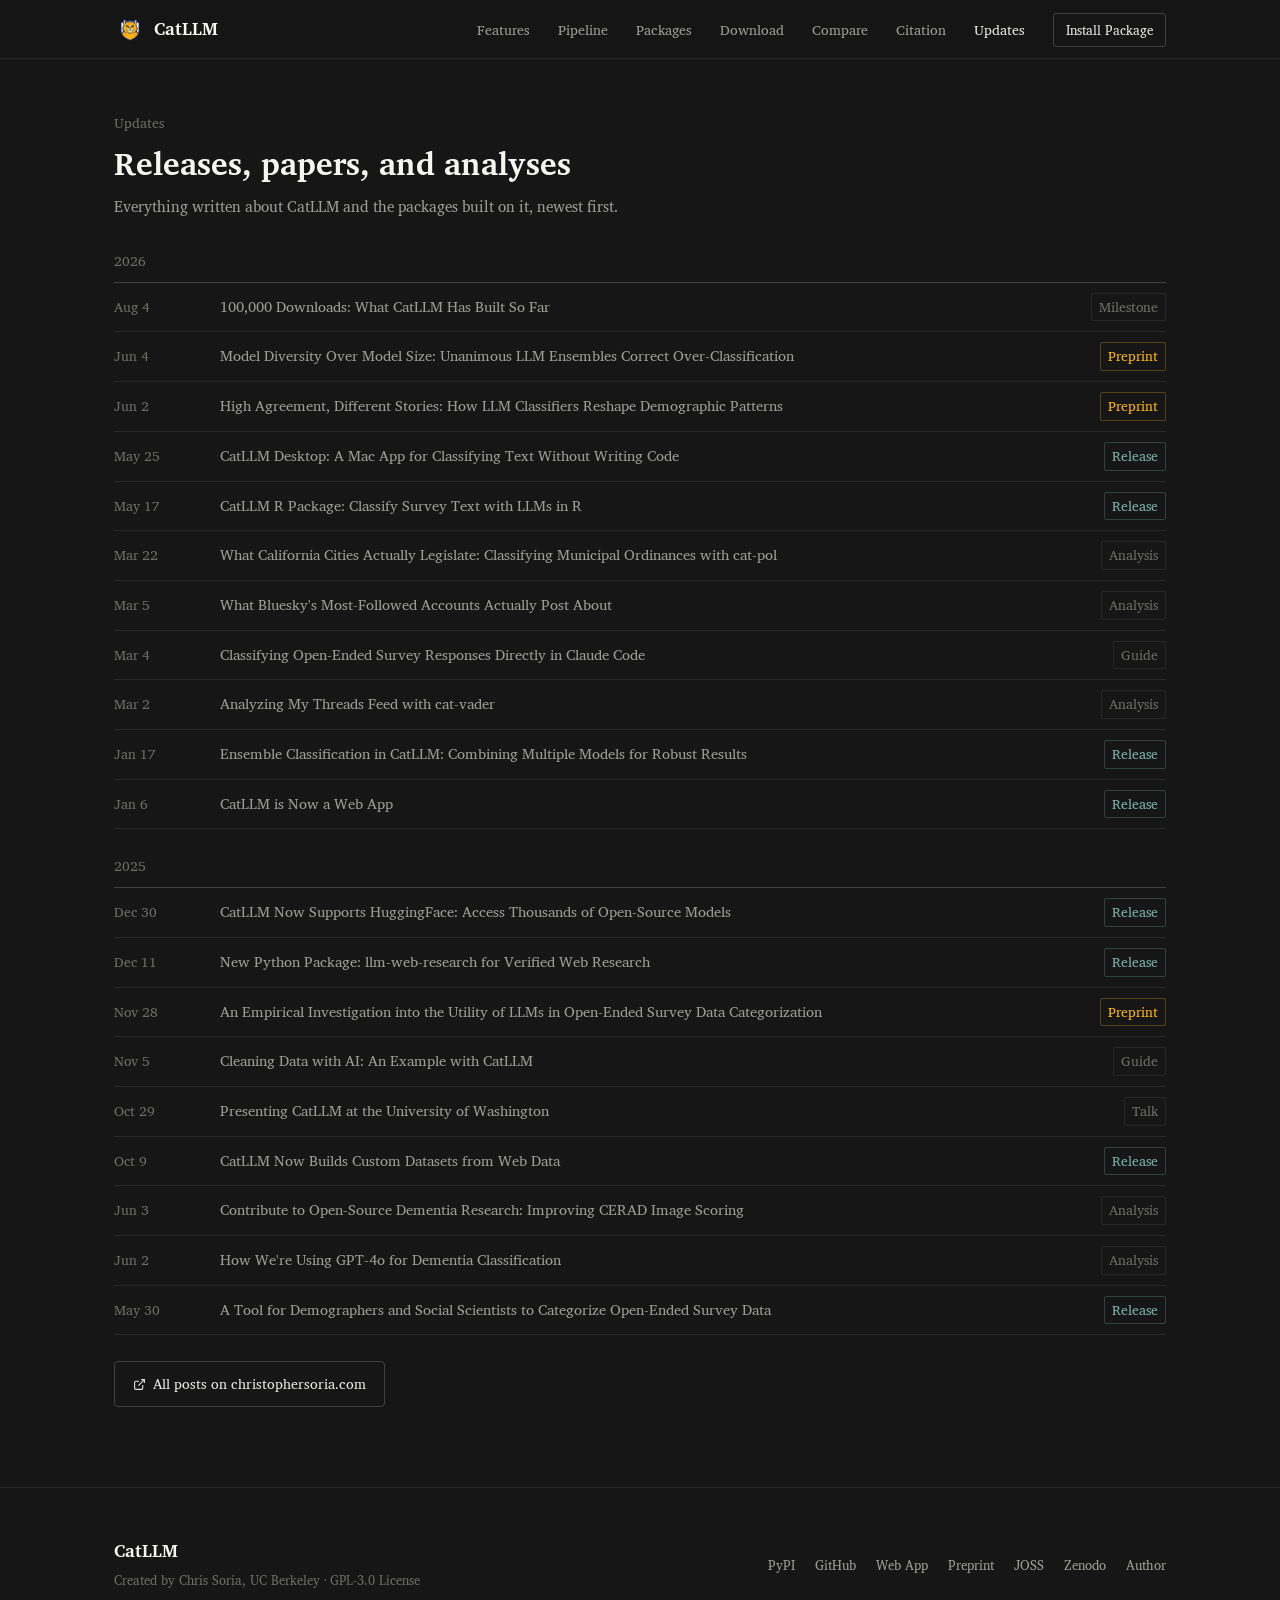
<file: updates.html>
<!DOCTYPE html>
<html lang="en">
<head>
  <meta charset="UTF-8" />
  <meta name="viewport" content="width=device-width, initial-scale=1.0" />
  <title>Updates &mdash; CatLLM</title>
  <meta name="description" content="Releases, preprints, guides, and analyses written about CatLLM and the packages built on it." />
  <link rel="canonical" href="https://catllm.com/updates.html" />
  <meta name="robots" content="index, follow, max-image-preview:large" />
  <meta name="author" content="Chris Soria" />
  <meta name="theme-color" content="#161616" />

  <meta property="og:type" content="website" />
  <meta property="og:site_name" content="CatLLM" />
  <meta property="og:title" content="Updates &mdash; CatLLM" />
  <meta property="og:description" content="Releases, preprints, guides, and analyses written about CatLLM and the packages built on it." />
  <meta property="og:url" content="https://catllm.com/updates.html" />
  <meta property="og:image" content="https://catllm.com/assets/desktop-screenshot.png" />
  <meta property="og:locale" content="en_US" />

  <meta name="twitter:card" content="summary_large_image" />
  <meta name="twitter:title" content="Updates &mdash; CatLLM" />
  <meta name="twitter:description" content="Releases, preprints, guides, and analyses written about CatLLM and the packages built on it." />
  <meta name="twitter:image" content="https://catllm.com/assets/desktop-screenshot.png" />

  <link rel="icon" type="image/png" href="/assets/favicon.png" />
  <link rel="preconnect" href="https://fonts.googleapis.com" />
  <link rel="preconnect" href="https://fonts.gstatic.com" crossorigin />
  <link href="https://fonts.googleapis.com/css2?family=Charis+SIL:ital,wght@0,400;0,700;1,400;1,700&family=IBM+Plex+Mono:ital,wght@0,400;1,400&display=swap" rel="stylesheet" />
  <link rel="stylesheet" href="/assets/styles.css" />
</head>
<body>

<nav>
  <div class="nav-inner">
    <a href="/" class="nav-logo">
      <img src="/assets/catllm-mark.png" alt="CatLLM" class="nav-logo-mark" />
      CatLLM
    </a>
    <ul class="nav-links">
      <li><a href="/#features">Features</a></li>
      <li><a href="/#pipeline">Pipeline</a></li>
      <li><a href="/#packages">Packages</a></li>
      <li><a href="/#download">Download</a></li>
      <li><a href="/#compare">Compare</a></li>
      <li><a href="/#research">Citation</a></li>
      <li><a href="/updates.html" class="is-current">Updates</a></li>
      <li><a href="https://pypi.org/project/cat-llm/" target="_blank" class="nav-cta" data-install-link data-url-python="https://pypi.org/project/cat-llm/" data-url-r="https://chrissoria.r-universe.dev/cat.llm">Install Package</a></li>
    </ul>
  </div>
</nav>

<!-- Updates -->
<section class="updates is-page" id="updates">
  <div class="container">
    <div class="updates-header reveal">
      <div class="section-label">Updates</div>
      <h2 class="section-title">Releases, papers, and analyses</h2>
      <p class="section-desc">
        Everything written about CatLLM and the packages built on it, newest first.
      </p>
    </div>

    <div class="reveal">
      <div class="updates-year">2026</div>
      <ul class="updates-list">
        <li class="update-item">
          <span class="update-date">Aug 4</span>
          <a class="update-title" href="https://christophersoria.com/posts/2026/08/catllm-100k-downloads/" target="_blank">100,000 Downloads: What CatLLM Has Built So Far</a>
          <span class="update-tag">Milestone</span>
        </li>
        <li class="update-item">
          <span class="update-date">Jun 4</span>
          <a class="update-title" href="https://christophersoria.com/posts/2026/06/llm-ensembles-survey-coding-preprint/" target="_blank">Model Diversity Over Model Size: Unanimous LLM Ensembles Correct Over-Classification</a>
          <span class="update-tag is-preprint">Preprint</span>
        </li>
        <li class="update-item">
          <span class="update-date">Jun 2</span>
          <a class="update-title" href="https://christophersoria.com/posts/2026/06/llm-classifiers-demographic-patterns-preprint/" target="_blank">High Agreement, Different Stories: How LLM Classifiers Reshape Demographic Patterns</a>
          <span class="update-tag is-preprint">Preprint</span>
        </li>
        <li class="update-item">
          <span class="update-date">May 25</span>
          <a class="update-title" href="https://christophersoria.com/posts/2026/05/catllm-mac-desktop-app/" target="_blank">CatLLM Desktop: A Mac App for Classifying Text Without Writing Code</a>
          <span class="update-tag is-release">Release</span>
        </li>
        <li class="update-item">
          <span class="update-date">May 17</span>
          <a class="update-title" href="https://christophersoria.com/posts/2026/05/cat-llm-r-packages/" target="_blank">CatLLM R Package: Classify Survey Text with LLMs in R</a>
          <span class="update-tag is-release">Release</span>
        </li>
        <li class="update-item">
          <span class="update-date">Mar 22</span>
          <a class="update-title" href="https://christophersoria.com/posts/2026/03/catpol-ordinance-analysis/" target="_blank">What California Cities Actually Legislate: Classifying Municipal Ordinances with cat-pol</a>
          <span class="update-tag">Analysis</span>
        </li>
        <li class="update-item">
          <span class="update-date">Mar 5</span>
          <a class="update-title" href="https://christophersoria.com/posts/2026/03/catvader-bluesky-analysis/" target="_blank">What Bluesky's Most-Followed Accounts Actually Post About</a>
          <span class="update-tag">Analysis</span>
        </li>
        <li class="update-item">
          <span class="update-date">Mar 4</span>
          <a class="update-title" href="https://christophersoria.com/posts/2026/03/catllm-claude-code/" target="_blank">Classifying Open-Ended Survey Responses Directly in Claude Code</a>
          <span class="update-tag">Guide</span>
        </li>
        <li class="update-item">
          <span class="update-date">Mar 2</span>
          <a class="update-title" href="https://christophersoria.com/posts/2026/03/catvader-threads-analysis/" target="_blank">Analyzing My Threads Feed with cat-vader</a>
          <span class="update-tag">Analysis</span>
        </li>
        <li class="update-item">
          <span class="update-date">Jan 17</span>
          <a class="update-title" href="https://christophersoria.com/posts/2026/01/catllm-ensemble-classification/" target="_blank">Ensemble Classification in CatLLM: Combining Multiple Models for Robust Results</a>
          <span class="update-tag is-release">Release</span>
        </li>
        <li class="update-item">
          <span class="update-date">Jan 6</span>
          <a class="update-title" href="https://christophersoria.com/posts/2026/01/catllm-web-app/" target="_blank">CatLLM is Now a Web App</a>
          <span class="update-tag is-release">Release</span>
        </li>
      </ul>

      <div class="updates-year">2025</div>
      <ul class="updates-list">
        <li class="update-item">
          <span class="update-date">Dec 30</span>
          <a class="update-title" href="https://christophersoria.com/posts/2025/12/cat-llm-huggingface/" target="_blank">CatLLM Now Supports HuggingFace: Access Thousands of Open-Source Models</a>
          <span class="update-tag is-release">Release</span>
        </li>
        <li class="update-item">
          <span class="update-date">Dec 11</span>
          <a class="update-title" href="https://christophersoria.com/posts/2025/12/llm-web-research/" target="_blank">New Python Package: llm-web-research for Verified Web Research</a>
          <span class="update-tag is-release">Release</span>
        </li>
        <li class="update-item">
          <span class="update-date">Nov 28</span>
          <a class="update-title" href="https://christophersoria.com/posts/2025/11/llm-survey-categorization-preprint/" target="_blank">An Empirical Investigation into the Utility of LLMs in Open-Ended Survey Data Categorization</a>
          <span class="update-tag is-preprint">Preprint</span>
        </li>
        <li class="update-item">
          <span class="update-date">Nov 5</span>
          <a class="update-title" href="https://christophersoria.com/posts/2025/10/cat-llm-clean-data/" target="_blank">Cleaning Data with AI: An Example with CatLLM</a>
          <span class="update-tag">Guide</span>
        </li>
        <li class="update-item">
          <span class="update-date">Oct 29</span>
          <a class="update-title" href="https://christophersoria.com/posts/2025/10/uw-catllm-presentation/" target="_blank">Presenting CatLLM at the University of Washington</a>
          <span class="update-tag">Talk</span>
        </li>
        <li class="update-item">
          <span class="update-date">Oct 9</span>
          <a class="update-title" href="https://christophersoria.com/posts/2025/10/cat-llm-web-research/" target="_blank">CatLLM Now Builds Custom Datasets from Web Data</a>
          <span class="update-tag is-release">Release</span>
        </li>
        <li class="update-item">
          <span class="update-date">Jun 3</span>
          <a class="update-title" href="https://christophersoria.com/posts/2025/6/cat-llm-for-cerad-scores/" target="_blank">Contribute to Open-Source Dementia Research: Improving CERAD Image Scoring</a>
          <span class="update-tag">Analysis</span>
        </li>
        <li class="update-item">
          <span class="update-date">Jun 2</span>
          <a class="update-title" href="https://christophersoria.com/posts/2025/6/cat-llm-for-images/" target="_blank">How We're Using GPT-4o for Dementia Classification</a>
          <span class="update-tag">Analysis</span>
        </li>
        <li class="update-item">
          <span class="update-date">May 30</span>
          <a class="update-title" href="https://christophersoria.com/posts/2025/5/cat-llm-test/" target="_blank">A Tool for Demographers and Social Scientists to Categorize Open-Ended Survey Data</a>
          <span class="update-tag is-release">Release</span>
        </li>
      </ul>

      <!-- Populated from assets/mentions.json, which only ever contains
           entries reviewed by hand. See scripts/README.md. -->
      <section class="mentions" id="mentions">
        <div class="section-label">Elsewhere</div>
        <h2 class="section-title">Mentions and citations</h2>
        <p class="mentions-intro">
          Papers citing CatLLM and public projects using it, collected from
          OpenAlex, Semantic Scholar, GitHub, and Hacker News.
        </p>
        <ul class="updates-list" id="mentions-list"></ul>
      </section>

      <div class="updates-more">
        <a href="https://christophersoria.com/year-archive/" target="_blank" class="btn-secondary">
          <svg width="13" height="13" viewBox="0 0 24 24" fill="none" stroke="currentColor" stroke-width="2"><path d="M18 13v6a2 2 0 0 1-2 2H5a2 2 0 0 1-2-2V8a2 2 0 0 1 2-2h6"/><polyline points="15 3 21 3 21 9"/><line x1="10" y1="14" x2="21" y2="3"/></svg>
          All posts on christophersoria.com
        </a>
      </div>
    </div>
  </div>
</section>

<!-- Footer -->
<footer>
  <div class="container">
    <div class="footer-inner">
      <div>
        <div class="footer-logo">CatLLM</div>
        <div class="footer-meta" style="margin-top:6px;">
          Created by <a href="https://christophersoria.com" target="_blank">Chris Soria</a>, UC Berkeley · GPL-3.0 License
        </div>
      </div>
      <ul class="footer-links">
        <li><a href="https://pypi.org/project/cat-llm/" target="_blank">PyPI</a></li>
        <li><a href="https://github.com/chrissoria/cat-llm" target="_blank">GitHub</a></li>
        <li><a href="https://huggingface.co/spaces/CatLLM/survey-classifier" target="_blank">Web App</a></li>
        <li><a href="https://osf.io/preprints/socarxiv/gjvcf_v1" target="_blank">Preprint</a></li>
        <li><a href="https://doi.org/10.21105/joss.09678" target="_blank">JOSS</a></li>
        <li><a href="https://doi.org/10.5281/zenodo.19960067" target="_blank">Zenodo</a></li>
        <li><a href="https://christophersoria.com" target="_blank">Author</a></li>
      </ul>
    </div>
  </div>
</footer>

<script>
  // Render approved mentions. The section stays hidden unless there is at
  // least one entry, so a fetch failure or an empty file degrades to the
  // post list alone rather than an empty heading.
  fetch('/assets/mentions.json')
    .then(r => r.ok ? r.json() : null)
    .then(data => {
      const items = (data && data.mentions) || [];
      if (!items.length) return;
      const list = document.getElementById('mentions-list');
      items.forEach(m => {
        const li = document.createElement('li');
        li.className = 'update-item';

        const date = document.createElement('span');
        date.className = 'update-date';
        date.textContent = m.date || '';

        // textContent, not innerHTML: these strings come from third-party
        // APIs and must never be parsed as markup.
        const link = document.createElement('a');
        link.className = 'update-title';
        link.href = m.url;
        link.target = '_blank';
        link.rel = 'noopener nofollow';
        link.textContent = m.author ? `${m.title} · ${m.author}` : m.title;

        const src = document.createElement('span');
        src.className = 'mention-source';
        src.textContent = m.source || '';

        li.append(date, link, src);
        list.appendChild(li);
      });
      document.getElementById('mentions').classList.add('has-items');
    })
    .catch(() => {});
</script>
</body>
</html>
</file>
<file: assets/styles.css>
/* CatLLM site styles.
   Shared by index.html and updates.html. Extracted from the inline
   <style> block so both pages stay on one set of tokens. */

/* ── Reset & Variables ─────────────────────────────── */
*, *::before, *::after { box-sizing: border-box; margin: 0; padding: 0; }

:root {
  --bg:         #161616;
  --bg-2:       #1c1c1c;
  --bg-3:       #232323;
  --border:     rgba(255,255,255,0.08);
  --border-hi:  rgba(255,255,255,0.18);
  --teal:       #7ab3aa;
  --teal-dim:   #5a8a83;
  --teal-glow:  rgba(122,179,170,0.10);
  --teal-glow2: rgba(122,179,170,0.04);
  --gold:       #FDB515;
  --gold-glow:  rgba(253,181,21,0.10);
  --text:       #e6e6e3;
  --text-2:     #9a9a96;
  --text-3:     #6b6b67;
  --white:      #f5f5f2;
  --radius:     4px;
  --radius-lg:  6px;
  --font-body:  'Charis SIL', Charter, Georgia, serif;
  --font-mono:  'IBM Plex Mono', monospace;
  --font-disp:  'Charis SIL', Charter, Georgia, serif;
}

html { scroll-behavior: smooth; }

body {
  background: var(--bg);
  color: var(--text);
  font-family: var(--font-body);
  font-size: 16.5px;
  line-height: 1.65;
  overflow-x: hidden;
}

.dot-grid { display: none; }

/* ── Layout ─────────────────────────────────────────── */
.container {
  max-width: 1100px;
  margin: 0 auto;
  padding: 0 24px;
  position: relative;
  z-index: 1;
}

section { position: relative; z-index: 1; }

/* ── Nav ─────────────────────────────────────────────── */
nav {
  position: fixed;
  top: 0; left: 0; right: 0;
  z-index: 100;
  background: rgba(22,22,22,0.92);
  border-bottom: 1px solid var(--border);
}

.nav-inner {
  max-width: 1100px;
  margin: 0 auto;
  padding: 0 24px;
  height: 58px;
  display: flex;
  align-items: center;
  justify-content: space-between;
}

.nav-logo {
  font-family: var(--font-disp);
  font-weight: 700;
  font-size: 1.1rem;
  color: var(--white);
  text-decoration: none;
  letter-spacing: 0;
  display: flex;
  align-items: center;
  gap: 8px;
}

.nav-logo-mark {
  height: 24px;
  width: auto;
  display: block;
}

.nav-links {
  display: flex;
  gap: 28px;
  list-style: none;
  align-items: center;
}

.nav-links a {
  color: var(--text-2);
  text-decoration: none;
  font-size: 0.875rem;
  font-weight: 400;
  transition: color 0.2s;
}

.nav-links a:hover { color: var(--text); }

.nav-cta {
  color: var(--text) !important;
  padding: 5px 12px;
  border: 1px solid var(--border-hi);
  border-radius: 3px;
  font-weight: 400 !important;
  font-size: 0.82rem !important;
  transition: border-color 0.2s, color 0.2s !important;
}

.nav-cta:hover { color: var(--teal) !important; border-color: var(--teal-dim); }

/* ── Hero ─────────────────────────────────────────────── */
.hero {
  padding: 100px 0 60px;
}

.hero-inner {
  max-width: 760px;
  margin: 0 auto;
  text-align: center;
}

.hero-inner .hero-desc { margin-left: auto; margin-right: auto; }
.hero-inner .hero-citation { margin-left: auto; margin-right: auto; justify-content: center; }
.hero-inner .hero-actions { justify-content: center; }
.hero-inner .install-cmd { margin-left: auto; margin-right: auto; }
.hero-inner .lang-tabs { justify-content: center; }

.hero-title {
  font-family: var(--font-disp);
  font-size: clamp(2.4rem, 4.5vw, 3.6rem);
  font-weight: 700;
  line-height: 1.05;
  color: var(--white);
  margin-bottom: 14px;
}

.hero-title .teal { color: inherit; font-style: italic; font-weight: 500; }

.hero-subtitle {
  font-family: var(--font-disp);
  font-size: clamp(1.05rem, 2vw, 1.25rem);
  font-weight: 400;
  font-style: italic;
  color: var(--text-2);
  line-height: 1.45;
  margin-bottom: 22px;
  letter-spacing: 0;
}

.hero-desc {
  color: var(--text-2);
  font-size: 0.95rem;
  line-height: 1.7;
  margin-bottom: 36px;
  max-width: 480px;
}

.hero-desc strong {
  color: var(--text);
  font-weight: 700;
}

.hero-citation {
  display: flex;
  gap: 10px;
  align-items: center;
  flex-wrap: wrap;
  font-size: 0.86rem;
  color: var(--text-3);
  margin-bottom: 26px;
  padding: 0;
  max-width: fit-content;
}

.hero-citation a {
  color: var(--text-2);
  text-decoration: underline;
  text-decoration-color: var(--teal-dim);
  text-underline-offset: 3px;
  text-decoration-thickness: 1px;
  transition: color 0.2s;
}

.hero-citation a:hover { color: var(--teal); }

.citation-sep { color: var(--text-3); opacity: 0.45; }

.hero-actions {
  display: flex;
  gap: 12px;
  flex-wrap: wrap;
  margin-bottom: 32px;
}

.btn-primary {
  display: inline-flex;
  align-items: center;
  gap: 7px;
  background: var(--text);
  color: var(--bg);
  font-family: var(--font-body);
  font-size: 0.88rem;
  font-weight: 500;
  padding: 10px 20px;
  border-radius: var(--radius);
  text-decoration: none;
  transition: background 0.15s;
  border: 1px solid var(--text);
}

.btn-primary:hover {
  background: var(--white);
  border-color: var(--white);
}

.btn-secondary {
  display: inline-flex;
  align-items: center;
  gap: 7px;
  background: transparent;
  color: var(--text);
  font-family: var(--font-body);
  font-size: 0.88rem;
  font-weight: 400;
  padding: 10px 18px;
  border-radius: var(--radius);
  border: 1px solid var(--border-hi);
  text-decoration: none;
  transition: border-color 0.15s, color 0.15s;
}

.btn-secondary:hover {
  border-color: var(--text-2);
  color: var(--white);
}

.install-cmd {
  display: inline-flex;
  align-items: center;
  gap: 12px;
  background: var(--bg-3);
  border: 1px solid var(--border);
  border-radius: var(--radius);
  padding: 10px 16px;
  cursor: pointer;
  transition: border-color 0.2s;
  max-width: fit-content;
  /* Pin width to fit the longer R install command so the card stays
     the same size when toggling Python ↔ R, preventing the hero from
     reflowing (and the three buttons from wrapping on narrow widths). */
  min-width: 72ch;
}
@media (max-width: 900px) {
  /* Once the hero stacks to one column, the 72ch min-width overflows
     the content column. Drop it and let the code wrap inside. */
  .install-cmd {
    min-width: 0;
    max-width: 100%;
  }
  .install-cmd code { white-space: normal; word-break: break-all; }
}

.install-cmd:hover { border-color: var(--border-hi); }

.install-cmd code {
  font-family: var(--font-mono);
  font-size: 0.85rem;
  color: var(--teal);
  white-space: nowrap;
}

/* Language-picker tabs. Two shapes: hero-attached and inline-pill. */
.lang-tabs {
  display: inline-flex;
  gap: 0;
  background: transparent;
  margin-bottom: 6px;
}
.lang-tab {
  font-family: var(--font-body);
  font-size: 0.86rem;
  padding: 5px 12px;
  border: 1px solid var(--border);
  border-radius: 0;
  background: transparent;
  color: var(--text-3);
  cursor: pointer;
  transition: color 0.18s ease, background 0.18s ease, border-color 0.18s ease;
}
.lang-tab:first-child { border-top-left-radius: 6px; border-bottom-left-radius: 6px; }
.lang-tab:last-child  { border-top-right-radius: 6px; border-bottom-right-radius: 6px; border-left: none; }
.lang-tab:hover { color: var(--text); }
.lang-tab.is-active {
  background: var(--bg-3);
  color: var(--teal);
  border-color: var(--teal-dim);
}
.lang-tab.is-active + .lang-tab { border-left-color: var(--border); }

.lang-tabs--inline {
  margin-top: 14px;
}

.copy-btn {
  background: none;
  border: none;
  cursor: pointer;
  color: var(--text-3);
  padding: 2px;
  transition: color 0.2s;
  display: flex;
  align-items: center;
}

.copy-btn:hover { color: var(--text); }
.copy-btn.copied { color: var(--teal); }

.c-keyword  { color: #7eb8f7; }
.c-func     { color: #79d9c7; }
.c-string   { color: #f5c27a; }
.c-comment  { color: var(--text-3); font-style: italic; }
.c-param    { color: #c8d0de; }
.c-value    { color: #f5c27a; }

/* ── Section headers ─────────────────────────────────── */
.section-label {
  font-size: 0.86rem;
  color: var(--text-3);
  margin-bottom: 10px;
}

.section-title {
  font-family: var(--font-disp);
  font-size: clamp(1.5rem, 2.6vw, 1.95rem);
  font-weight: 700;
  color: var(--white);
  line-height: 1.2;
  margin-bottom: 12px;
}

.section-desc {
  color: var(--text-2);
  font-size: 0.95rem;
  line-height: 1.7;
  max-width: 600px;
}

/* ── Features ─────────────────────────────────────────── */
.features { padding: 70px 0; }

.features-header { margin-bottom: 44px; }

.features-list {
  margin: 0;
  padding: 0;
  border-top: 1px solid var(--border);
}

.features-list > div {
  display: grid;
  grid-template-columns: 220px 1fr;
  gap: 36px;
  padding: 20px 0;
  border-bottom: 1px solid var(--border);
}

.features-list dt {
  font-family: var(--font-disp);
  font-size: 1.05rem;
  font-weight: 700;
  color: var(--white);
  line-height: 1.3;
}

.features-list dd {
  margin: 0;
  font-size: 0.92rem;
  color: var(--text-2);
  line-height: 1.65;
}

@media (max-width: 720px) {
  .features-list > div {
    grid-template-columns: 1fr;
    gap: 4px;
  }
}

/* ── Pipeline ─────────────────────────────────────────── */
.pipeline { padding: 70px 0; }

.pipeline-inner {
  display: grid;
  grid-template-columns: 1fr 1fr;
  gap: 80px;
  align-items: center;
}

.pipeline-steps {
  display: flex;
  flex-direction: column;
  gap: 0;
}

.pipeline-step {
  display: flex;
  gap: 20px;
  padding: 24px 0;
  border-bottom: 1px solid var(--border);
  cursor: default;
  transition: all 0.2s;
}

.pipeline-step:first-child { border-top: 1px solid var(--border); }

.step-num {
  font-size: 0.86rem;
  color: var(--text-3);
  width: 32px;
  flex-shrink: 0;
  margin-top: 2px;
}

.step-content {}

.step-title {
  font-family: var(--font-disp);
  font-size: 1.1rem;
  font-weight: 700;
  color: var(--white);
  margin-bottom: 6px;
}

.step-desc {
  font-size: 0.875rem;
  color: var(--text-2);
  line-height: 1.65;
}

.pipeline-visual {
  background: var(--bg-2);
  border: 1px solid var(--border);
  border-radius: var(--radius-lg);
  padding: 28px;
  position: relative;
  overflow: hidden;
}

.pv-header {
  display: flex;
  align-items: center;
  gap: 6px;
  margin-bottom: 20px;
}

.pv-dot {
  width: 8px; height: 8px;
  border-radius: 50%;
}

.pv-title {
  font-family: var(--font-mono);
  font-size: 0.7rem;
  color: var(--text-3);
  margin-left: 6px;
}

.pv-flow {
  display: flex;
  flex-direction: column;
  gap: 10px;
}

.pv-stage {
  background: var(--bg-3);
  border: 1px solid var(--border);
  border-radius: 8px;
  padding: 14px 16px;
  display: flex;
  align-items: center;
  gap: 12px;
  transition: border-color 0.2s;
}

.pv-stage:hover { border-color: var(--border-hi); }

.pv-stage-badge {
  font-family: var(--font-mono);
  font-size: 0.65rem;
  color: var(--teal);
  background: var(--teal-glow);
  padding: 2px 8px;
  border-radius: 4px;
  white-space: nowrap;
  letter-spacing: 0.05em;
}

.pv-stage-desc {
  font-size: 0.8rem;
  color: var(--text-2);
}

.pv-arrow {
  text-align: center;
  color: var(--text-3);
  font-size: 0.75rem;
}

/* ── Domain Packages ──────────────────────────────────── */
.packages { padding: 70px 0; }

.packages-header { margin-bottom: 44px; }

.packages-grid {
  display: grid;
  grid-template-columns: repeat(3, 1fr);
  gap: 0;
  border-top: 1px solid var(--border);
  border-left: 1px solid var(--border);
}

.pkg-card {
  background: transparent;
  border-right: 1px solid var(--border);
  border-bottom: 1px solid var(--border);
  padding: 22px 22px;
  position: relative;
}

.pkg-tag {
  display: none;
}

.pkg-name {
  font-family: var(--font-mono);
  font-size: 0.82rem;
  color: var(--text-3);
  font-weight: 400;
  margin-bottom: 4px;
}

.pkg-domain {
  font-family: var(--font-disp);
  font-size: 1.05rem;
  font-weight: 700;
  color: var(--white);
  margin-bottom: 8px;
}

.pkg-desc {
  font-size: 0.8rem;
  color: var(--text-2);
  line-height: 1.55;
  margin-bottom: 16px;
}

.pkg-install {
  display: flex;
  align-items: center;
  gap: 8px;
  background: var(--bg-3);
  border: 1px solid var(--border);
  border-radius: 7px;
  padding: 7px 12px;
  cursor: pointer;
  transition: border-color 0.2s;
}

.pkg-install:hover { border-color: var(--border-hi); }

.pkg-install code {
  font-family: var(--font-mono);
  font-size: 0.73rem;
  color: var(--text-2);
  flex: 1;
}

.pkg-install .copy-btn {
  color: var(--text-3);
}

/* ── Comparison section ──────────────────────────────── */
.compare { padding: 70px 0; }

.compare-header { margin-bottom: 40px; }

.compare-table {
  width: 100%;
  border-collapse: collapse;
  background: var(--bg-2);
  border: 1px solid var(--border);
  border-radius: var(--radius-lg);
  overflow: hidden;
  font-size: 0.88rem;
}

.compare-table th,
.compare-table td {
  padding: 16px 20px;
  text-align: left;
  border-bottom: 1px solid var(--border);
  vertical-align: top;
}

.compare-table tr:last-child th,
.compare-table tr:last-child td { border-bottom: none; }

.compare-table thead th {
  font-size: 0.86rem;
  color: var(--text-3);
  font-weight: 700;
  background: var(--bg-3);
  border-bottom: 1px solid var(--border);
}

.compare-table thead th.col-ours {
  color: var(--teal);
  background: rgba(0,220,195,0.05);
}

.compare-table tbody th {
  font-weight: 700;
  color: var(--text);
  font-size: 0.85rem;
  width: 22%;
  background: rgba(0,0,0,0.15);
}

.compare-table tbody td {
  color: var(--text-2);
  width: 26%;
}

.compare-table tbody td.col-ours {
  color: var(--text);
  background: rgba(0,220,195,0.03);
}

.compare-note {
  margin-top: 24px;
  padding: 18px 22px;
  background: var(--bg-2);
  border: 1px solid var(--border);
  border-left: 2px solid var(--teal-dim);
  border-radius: var(--radius);
  font-size: 0.88rem;
  color: var(--text-2);
  line-height: 1.65;
}

.compare-note strong {
  color: var(--text);
  font-weight: 700;
}

@media (max-width: 760px) {
  .compare-table { font-size: 0.78rem; }
  .compare-table th, .compare-table td { padding: 10px 12px; }
}

/* ── Code section ─────────────────────────────────────── */
.code-section { padding: 70px 0; }

.code-inner {
  display: grid;
  grid-template-columns: 1fr 1fr;
  gap: 80px;
  align-items: center;
}

.code-block {
  background: var(--bg-2);
  border: 1px solid var(--border);
  border-radius: var(--radius-lg);
  overflow: hidden;
  position: relative;
}

.code-header {
  display: flex;
  align-items: center;
  justify-content: space-between;
  padding: 12px 16px;
  border-bottom: 1px solid var(--border);
}

.code-dots {
  display: flex;
  gap: 6px;
}

.code-dot {
  width: 10px; height: 10px;
  border-radius: 50%;
}

.code-lang {
  font-family: var(--font-mono);
  font-size: 0.7rem;
  color: var(--text-3);
}

.code-body {
  padding: 22px 22px;
  font-family: var(--font-mono);
  font-size: 0.8rem;
  line-height: 1.9;
  color: #c8d0de;
  overflow-x: auto;
}

.code-text { white-space: pre; }

/* ── Research ─────────────────────────────────────────── */
.research { padding: 70px 0; }

.research-inner {
  background: transparent;
  border-top: 1px solid var(--border);
  border-bottom: 1px solid var(--border);
  padding: 44px 0;
  display: grid;
  grid-template-columns: 1fr auto;
  gap: 50px;
  align-items: start;
  position: relative;
}

.research-quote {
  font-family: var(--font-disp);
  font-size: clamp(1rem, 1.6vw, 1.15rem);
  font-weight: 400;
  font-style: italic;
  color: var(--text);
  line-height: 1.55;
  letter-spacing: 0;
  margin-bottom: 22px;
  max-width: 620px;
}

.research-cta {
  flex-shrink: 0;
}

/* ── Updates ──────────────────────────────────────────── */
.updates { padding: 70px 0 0; }

/* updates.html is the whole page rather than a section, so it needs
   clearance under the 58px fixed nav and its own bottom padding. */
.updates.is-page { padding: 112px 0 80px; }

.nav-links a.is-current { color: var(--text); }

.updates-header { margin-bottom: 30px; }

/* Year rules act as the only headings in the list, so they carry the
   top border and each row carries its own bottom border. */
.updates-year {
  font-size: 0.86rem;
  color: var(--text-3);
  padding-bottom: 9px;
  margin-top: 26px;
  border-bottom: 1px solid var(--border-hi);
}

.updates-year:first-of-type { margin-top: 0; }

.updates-list {
  list-style: none;
  margin: 0;
  padding: 0;
}

.update-item {
  display: grid;
  grid-template-columns: 86px 1fr auto;
  gap: 20px;
  align-items: baseline;
  padding: 10px 0;
  border-bottom: 1px solid var(--border);
}

.update-date {
  font-size: 0.86rem;
  color: var(--text-3);
  white-space: nowrap;
}

.update-title {
  color: var(--text-2);
  font-size: 0.92rem;
  line-height: 1.5;
  text-decoration: none;
  transition: color 0.15s;
}

.update-item:hover .update-title { color: var(--white); }

.update-tag {
  font-size: 0.86rem;
  color: var(--text-3);
  border: 1px solid var(--border);
  border-radius: 2px;
  padding: 2px 7px;
  white-space: nowrap;
}

.update-tag.is-release  { color: var(--teal); border-color: rgba(122,179,170,0.28); }
.update-tag.is-preprint { color: var(--gold); border-color: rgba(253,181,21,0.28); }

.updates-more { margin-top: 26px; }

/* Mentions are hidden until assets/mentions.json has approved entries,
   so an empty list never renders an empty heading. */
.mentions { display: none; margin-top: 56px; }
.mentions.has-items { display: block; }

.mentions-intro {
  color: var(--text-2);
  font-size: 0.92rem;
  line-height: 1.7;
  margin: 8px 0 20px;
  max-width: 640px;
}

.mention-source {
  font-size: 0.86rem;
  color: var(--text-3);
  border: 1px solid var(--border);
  border-radius: 2px;
  padding: 2px 7px;
  white-space: nowrap;
}

/* ── Share your work ──────────────────────────────────── */
.share { padding: 0 0 70px; }

.share-inner {
  background: var(--bg-2);
  border: 1px solid var(--border);
  border-radius: var(--radius-lg);
  padding: 38px 40px;
  max-width: 800px;
}

.share-title {
  font-family: var(--font-disp);
  font-size: clamp(1.3rem, 2.2vw, 1.65rem);
  font-weight: 700;
  color: var(--white);
  line-height: 1.25;
  margin-bottom: 12px;
}

.share-desc {
  color: var(--text-2);
  font-size: 0.95rem;
  line-height: 1.7;
  margin-bottom: 26px;
}

.share-desc em { color: var(--text); font-style: italic; }

.share-cta {
  display: flex;
  gap: 10px;
  flex-wrap: wrap;
  align-items: center;
}

.share-note {
  margin-top: 18px;
  font-size: 0.86rem;
  color: var(--text-3);
  line-height: 1.6;
}

/* ── Footer ───────────────────────────────────────────── */
footer {
  border-top: 1px solid var(--border);
  padding: 48px 0;
  position: relative;
  z-index: 1;
}

.footer-inner {
  display: flex;
  align-items: center;
  justify-content: space-between;
  gap: 24px;
  flex-wrap: wrap;
}

.footer-logo {
  font-family: var(--font-disp);
  font-size: 1.1rem;
  font-weight: 700;
  color: var(--white);
}

.footer-meta {
  font-size: 0.8rem;
  color: var(--text-3);
  line-height: 1.6;
}

.footer-meta a {
  color: var(--text-3);
  text-decoration: none;
  transition: color 0.2s;
}

.footer-meta a:hover { color: var(--teal); }

.footer-links {
  display: flex;
  gap: 20px;
  list-style: none;
  flex-wrap: wrap;
}

.footer-links a {
  font-size: 0.82rem;
  color: var(--text-2);
  text-decoration: none;
  transition: color 0.2s;
}

.footer-links a:hover { color: var(--teal); }

/* Scroll-reveal removed — content visible by default. */
.reveal, .reveal.visible { opacity: 1; transform: none; }

/* ── Responsive ───────────────────────────────────────── */
@media (max-width: 1080px) {
  /* Nav has 7 items + a CTA pill; below ~1080px they collide before
     the CTA wraps to a second line. Collapse early: there's no
     mobile menu, but the page is short enough to scroll. */
  .nav-links { display: none; }
}

@media (max-width: 900px) {
  .pipeline-inner { grid-template-columns: 1fr; }
  .pipeline-visual { display: none; }
  .packages-grid { grid-template-columns: repeat(2, 1fr); }
  .code-inner { grid-template-columns: 1fr; }
  .research-inner { grid-template-columns: 1fr; }
  /* Stack the language tabs above the install snippet so they
     don't sit beside it when the column narrows. width: max-content
     keeps the tabs only as wide as their content (don't stretch). */
  .lang-tabs { display: flex; width: max-content; }
}

@media (max-width: 560px) {
  .packages-grid { grid-template-columns: 1fr; }
  .hero { padding: 90px 0 50px; }
  .research-inner { padding: 36px 0; }
  /* Date and tag share the first row, title drops to its own line. */
  .update-item { grid-template-columns: 1fr auto; gap: 6px 12px; }
  .update-date { grid-column: 1; grid-row: 1; }
  .update-tag { grid-column: 2; grid-row: 1; justify-self: end; }
  .update-title { grid-column: 1 / -1; grid-row: 2; }
  .share-inner { padding: 26px 22px; }
  .share-cta { flex-direction: column; align-items: stretch; }
  .share-cta a { justify-content: center; }
  .footer-inner { flex-direction: column; align-items: flex-start; }
}
</file>
